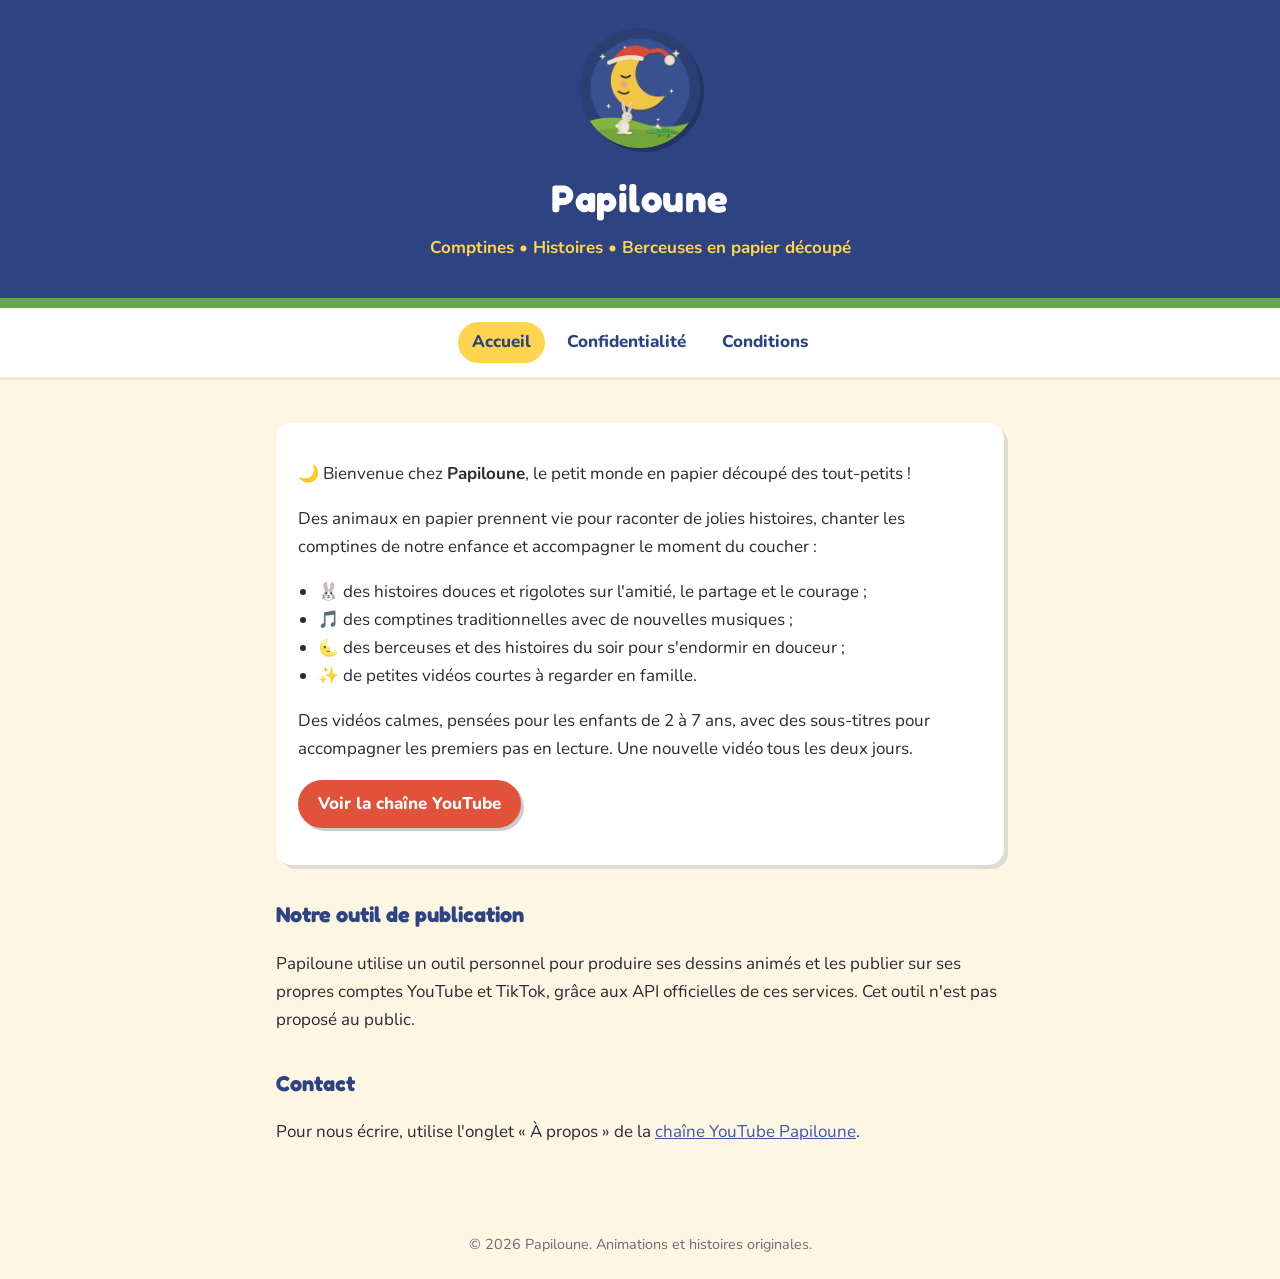
<file: index.html>
<!doctype html>
<html lang="fr">
<head>
<meta charset="utf-8">
<meta name="viewport" content="width=device-width, initial-scale=1">
<title>Papiloune</title>
<meta name="description" content="Papiloune : comptines, histoires et berceuses en papier découpé pour les tout-petits.">
<link rel="icon" href="favicon.png">
<link rel="preconnect" href="https://fonts.googleapis.com">
<link href="https://fonts.googleapis.com/css2?family=Fredoka:wght@700&family=Nunito:wght@400;800&display=swap" rel="stylesheet">
<link rel="stylesheet" href="style.css">
</head>
<body>
<header>
  <img src="logo.png" alt="Logo Papiloune : une lune endormie en papier">
  <h1>Papiloune</h1>
  <p>Comptines • Histoires • Berceuses en papier découpé</p>
</header>
<nav><a href="./" aria-current="page">Accueil</a><a href="confidentialite.html">Confidentialité</a><a href="conditions.html">Conditions</a></nav>
<main>
<div class="carte">
<p>🌙 Bienvenue chez <strong>Papiloune</strong>, le petit monde en papier découpé des tout-petits !</p>
<p>Des animaux en papier prennent vie pour raconter de jolies histoires, chanter les comptines de notre enfance et accompagner le moment du coucher :</p>
<ul>
<li>🐰 des histoires douces et rigolotes sur l'amitié, le partage et le courage ;</li>
<li>🎵 des comptines traditionnelles avec de nouvelles musiques ;</li>
<li>🌜 des berceuses et des histoires du soir pour s'endormir en douceur ;</li>
<li>✨ de petites vidéos courtes à regarder en famille.</li>
</ul>
<p>Des vidéos calmes, pensées pour les enfants de 2 à 7 ans, avec des sous-titres pour accompagner les premiers pas en lecture. Une nouvelle vidéo tous les deux jours.</p>
<p><a class="bouton" href="https://www.youtube.com/channel/UCT4tjsrjd5YG-w3N6aSIdLw">Voir la chaîne YouTube</a></p>
</div>
<h2>Notre outil de publication</h2>
<p>Papiloune utilise un outil personnel pour produire ses dessins animés et les publier sur ses propres comptes YouTube et TikTok, grâce aux API officielles de ces services. Cet outil n'est pas proposé au public.</p>
<h2>Contact</h2>
<p>Pour nous écrire, utilise l'onglet « À propos » de la <a href="https://www.youtube.com/channel/UCT4tjsrjd5YG-w3N6aSIdLw">chaîne YouTube Papiloune</a>.</p>
</main>
<footer>© 2026 Papiloune. Animations et histoires originales.</footer>
</body>
</html>
</file>
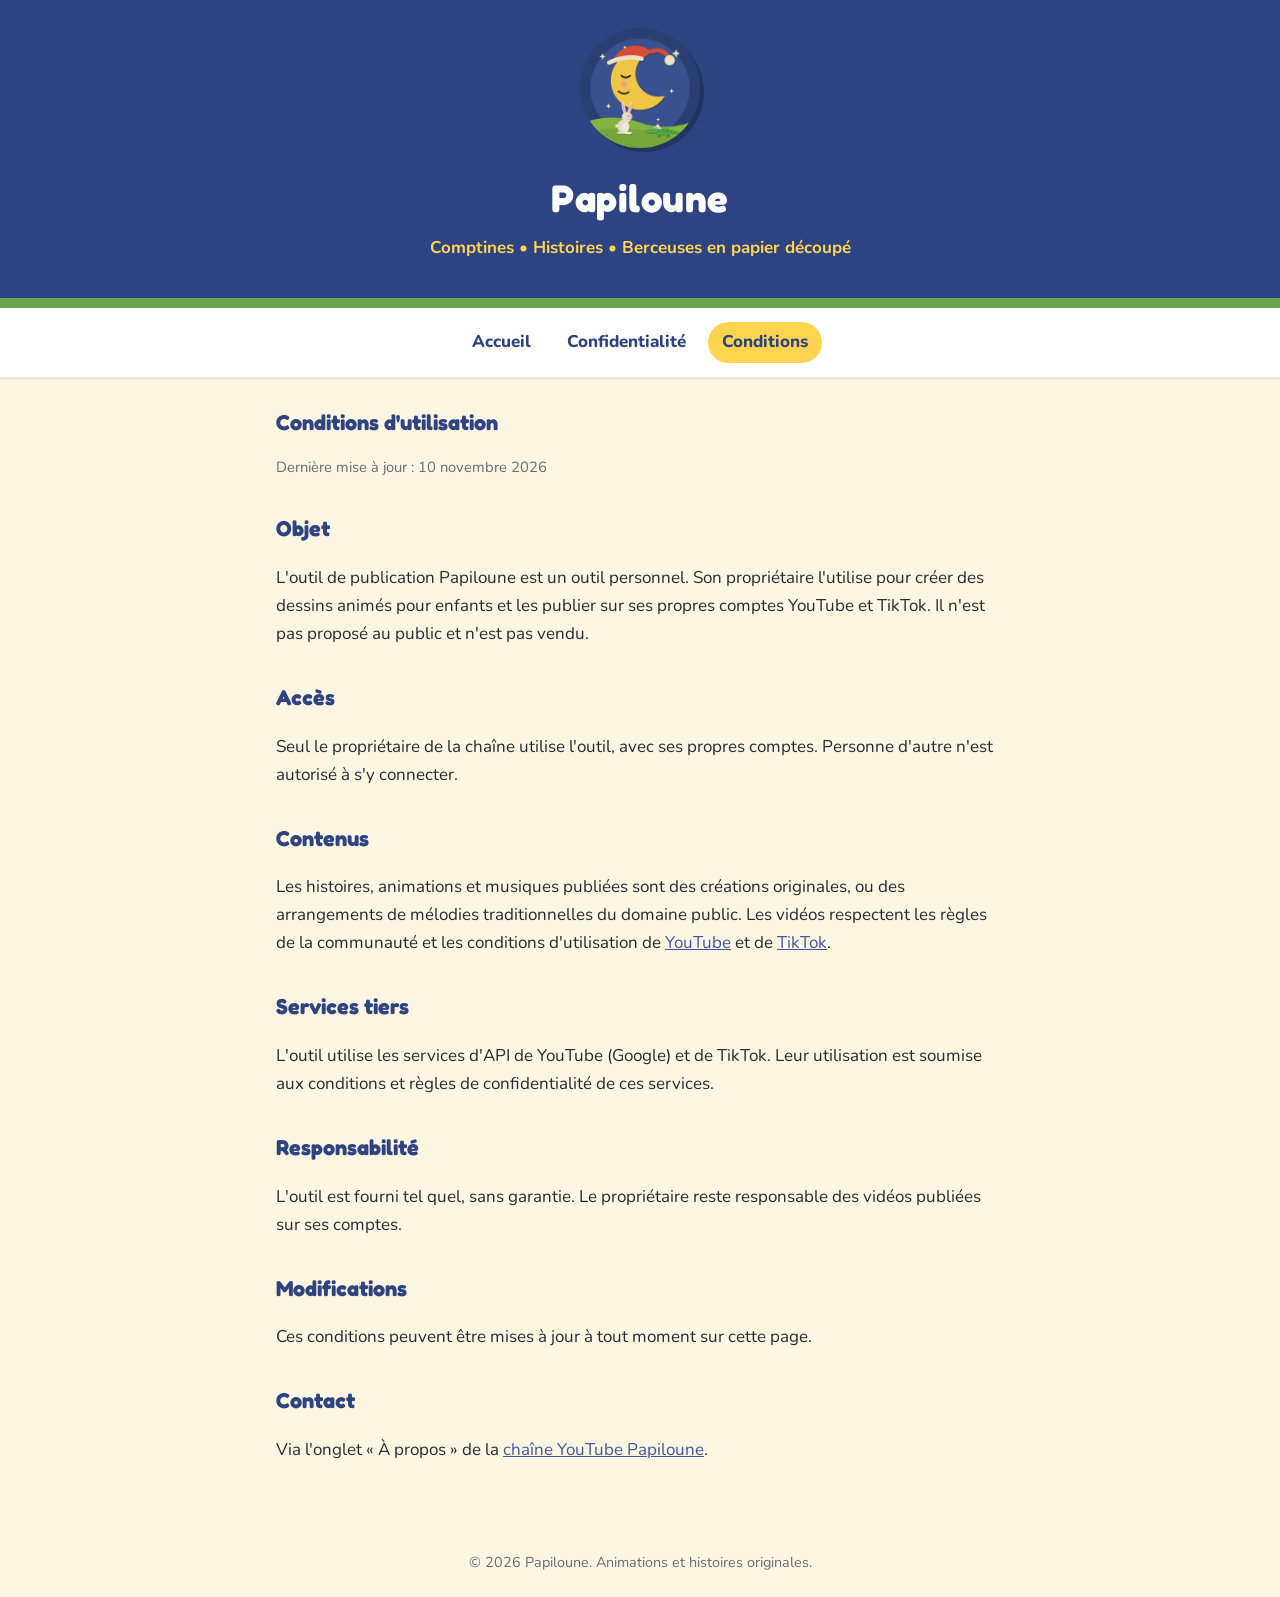
<file: conditions.html>
<!doctype html>
<html lang="fr">
<head>
<meta charset="utf-8">
<meta name="viewport" content="width=device-width, initial-scale=1">
<title>Conditions · Papiloune</title>
<meta name="description" content="Papiloune : comptines, histoires et berceuses en papier découpé pour les tout-petits.">
<link rel="icon" href="favicon.png">
<link rel="preconnect" href="https://fonts.googleapis.com">
<link href="https://fonts.googleapis.com/css2?family=Fredoka:wght@700&family=Nunito:wght@400;800&display=swap" rel="stylesheet">
<link rel="stylesheet" href="style.css">
</head>
<body>
<header>
  <img src="logo.png" alt="Logo Papiloune : une lune endormie en papier">
  <h1>Papiloune</h1>
  <p>Comptines • Histoires • Berceuses en papier découpé</p>
</header>
<nav><a href="./">Accueil</a><a href="confidentialite.html">Confidentialité</a><a href="conditions.html" aria-current="page">Conditions</a></nav>
<main>
<h2 style="margin-top:0">Conditions d'utilisation</h2>
<p class="maj">Dernière mise à jour : 10 novembre 2026</p>
<h2>Objet</h2>
<p>L'outil de publication Papiloune est un outil personnel. Son propriétaire l'utilise pour créer des dessins animés pour enfants et les publier sur ses propres comptes YouTube et TikTok. Il n'est pas proposé au public et n'est pas vendu.</p>
<h2>Accès</h2>
<p>Seul le propriétaire de la chaîne utilise l'outil, avec ses propres comptes. Personne d'autre n'est autorisé à s'y connecter.</p>
<h2>Contenus</h2>
<p>Les histoires, animations et musiques publiées sont des créations originales, ou des arrangements de mélodies traditionnelles du domaine public. Les vidéos respectent les règles de la communauté et les conditions d'utilisation de <a href="https://www.youtube.com/t/terms">YouTube</a> et de <a href="https://www.tiktok.com/legal/terms-of-service">TikTok</a>.</p>
<h2>Services tiers</h2>
<p>L'outil utilise les services d'API de YouTube (Google) et de TikTok. Leur utilisation est soumise aux conditions et règles de confidentialité de ces services.</p>
<h2>Responsabilité</h2>
<p>L'outil est fourni tel quel, sans garantie. Le propriétaire reste responsable des vidéos publiées sur ses comptes.</p>
<h2>Modifications</h2>
<p>Ces conditions peuvent être mises à jour à tout moment sur cette page.</p>
<h2>Contact</h2>
<p>Via l'onglet « À propos » de la <a href="https://www.youtube.com/channel/UCT4tjsrjd5YG-w3N6aSIdLw">chaîne YouTube Papiloune</a>.</p>
</main>
<footer>© 2026 Papiloune. Animations et histoires originales.</footer>
</body>
</html>
</file>
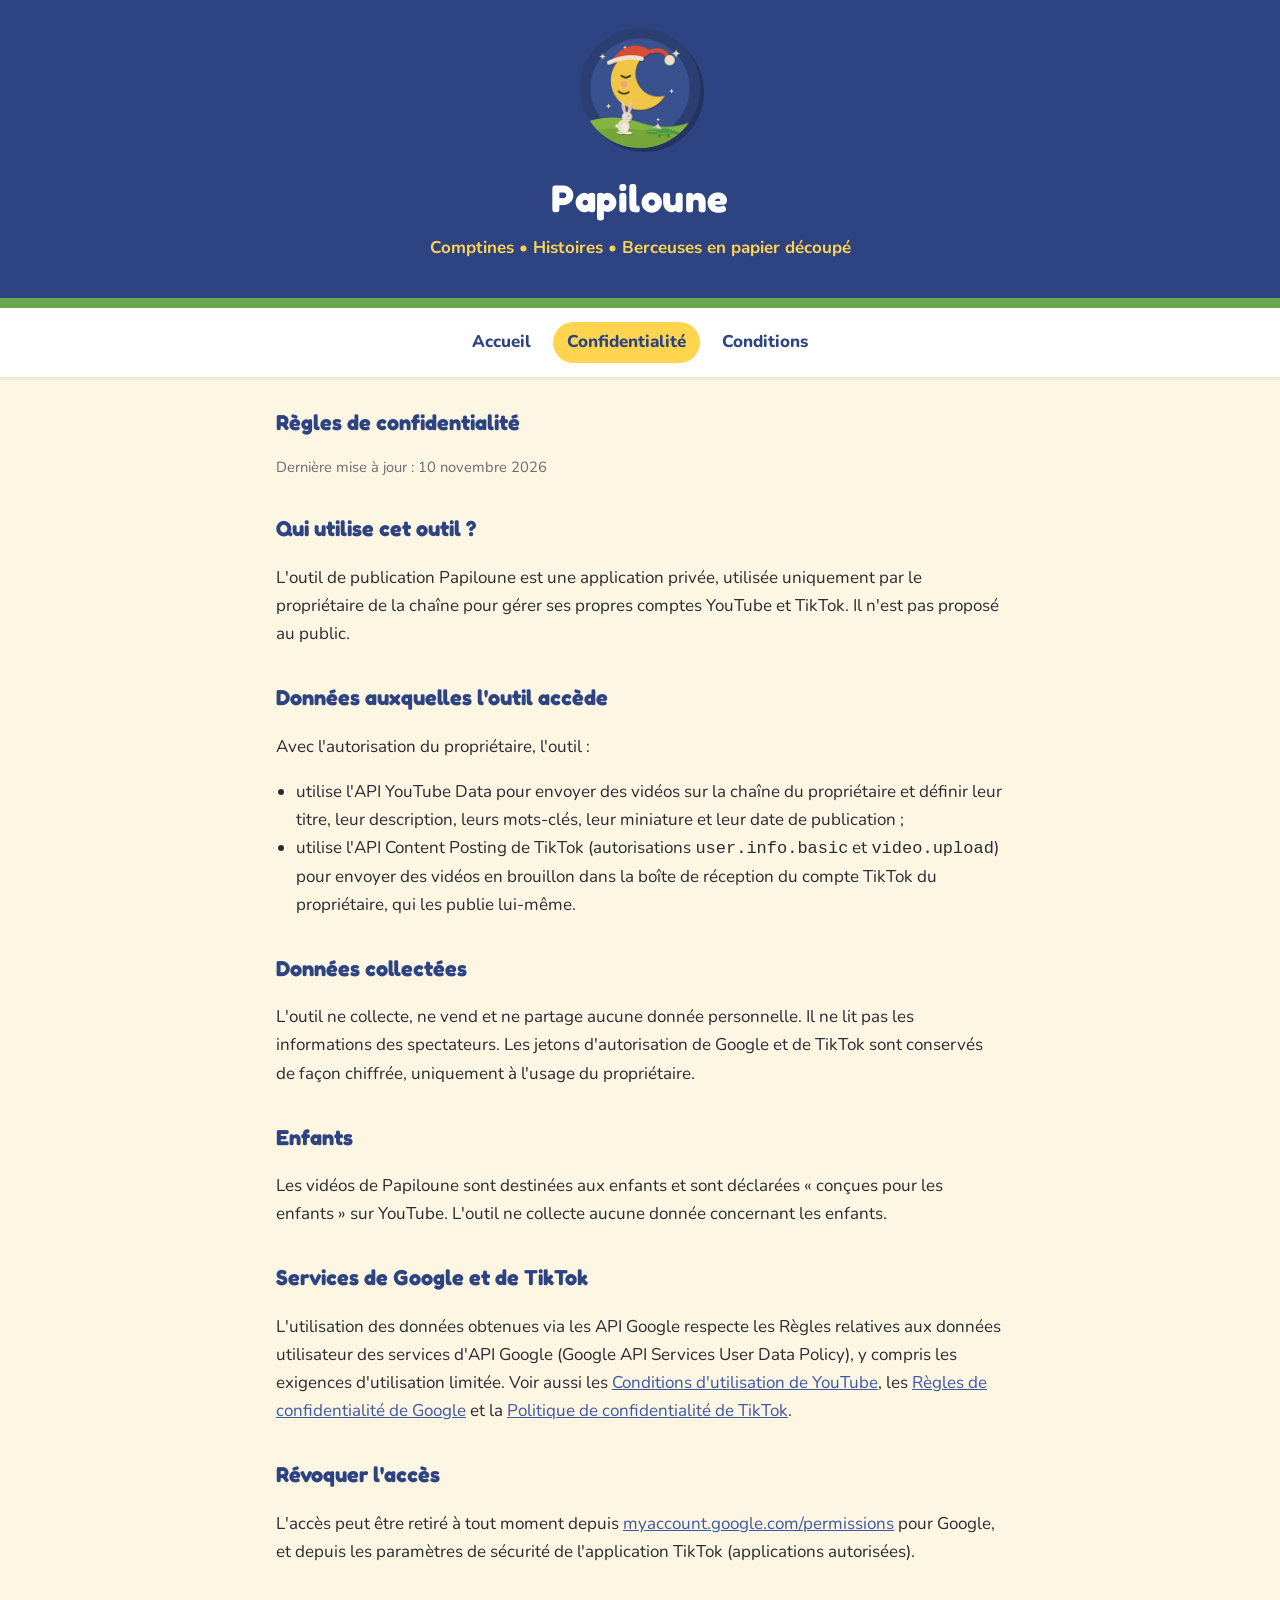
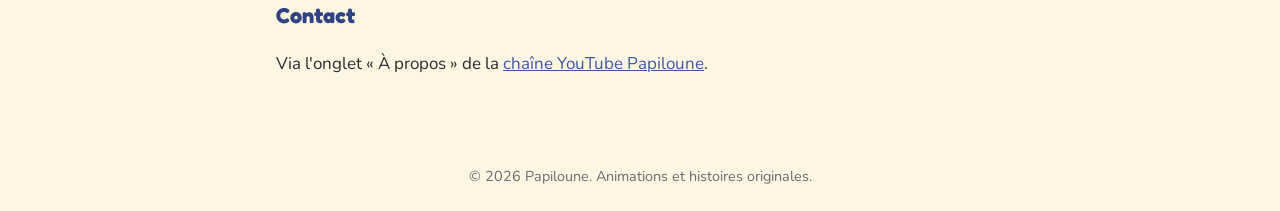
<file: confidentialite.html>
<!doctype html>
<html lang="fr">
<head>
<meta charset="utf-8">
<meta name="viewport" content="width=device-width, initial-scale=1">
<title>Confidentialité · Papiloune</title>
<meta name="description" content="Papiloune : comptines, histoires et berceuses en papier découpé pour les tout-petits.">
<link rel="icon" href="favicon.png">
<link rel="preconnect" href="https://fonts.googleapis.com">
<link href="https://fonts.googleapis.com/css2?family=Fredoka:wght@700&family=Nunito:wght@400;800&display=swap" rel="stylesheet">
<link rel="stylesheet" href="style.css">
</head>
<body>
<header>
  <img src="logo.png" alt="Logo Papiloune : une lune endormie en papier">
  <h1>Papiloune</h1>
  <p>Comptines • Histoires • Berceuses en papier découpé</p>
</header>
<nav><a href="./">Accueil</a><a href="confidentialite.html" aria-current="page">Confidentialité</a><a href="conditions.html">Conditions</a></nav>
<main>
<h2 style="margin-top:0">Règles de confidentialité</h2>
<p class="maj">Dernière mise à jour : 10 novembre 2026</p>
<h2>Qui utilise cet outil ?</h2>
<p>L'outil de publication Papiloune est une application privée, utilisée uniquement par le propriétaire de la chaîne pour gérer ses propres comptes YouTube et TikTok. Il n'est pas proposé au public.</p>
<h2>Données auxquelles l'outil accède</h2>
<p>Avec l'autorisation du propriétaire, l'outil :</p>
<ul>
<li>utilise l'API YouTube Data pour envoyer des vidéos sur la chaîne du propriétaire et définir leur titre, leur description, leurs mots-clés, leur miniature et leur date de publication ;</li>
<li>utilise l'API Content Posting de TikTok (autorisations <code>user.info.basic</code> et <code>video.upload</code>) pour envoyer des vidéos en brouillon dans la boîte de réception du compte TikTok du propriétaire, qui les publie lui-même.</li>
</ul>
<h2>Données collectées</h2>
<p>L'outil ne collecte, ne vend et ne partage aucune donnée personnelle. Il ne lit pas les informations des spectateurs. Les jetons d'autorisation de Google et de TikTok sont conservés de façon chiffrée, uniquement à l'usage du propriétaire.</p>
<h2>Enfants</h2>
<p>Les vidéos de Papiloune sont destinées aux enfants et sont déclarées « conçues pour les enfants » sur YouTube. L'outil ne collecte aucune donnée concernant les enfants.</p>
<h2>Services de Google et de TikTok</h2>
<p>L'utilisation des données obtenues via les API Google respecte les Règles relatives aux données utilisateur des services d'API Google (Google API Services User Data Policy), y compris les exigences d'utilisation limitée. Voir aussi les <a href="https://www.youtube.com/t/terms">Conditions d'utilisation de YouTube</a>, les <a href="https://policies.google.com/privacy">Règles de confidentialité de Google</a> et la <a href="https://www.tiktok.com/legal/privacy-policy">Politique de confidentialité de TikTok</a>.</p>
<h2>Révoquer l'accès</h2>
<p>L'accès peut être retiré à tout moment depuis <a href="https://myaccount.google.com/permissions">myaccount.google.com/permissions</a> pour Google, et depuis les paramètres de sécurité de l'application TikTok (applications autorisées).</p>
<h2>Contact</h2>
<p>Via l'onglet « À propos » de la <a href="https://www.youtube.com/channel/UCT4tjsrjd5YG-w3N6aSIdLw">chaîne YouTube Papiloune</a>.</p>
</main>
<footer>© 2026 Papiloune. Animations et histoires originales.</footer>
</body>
</html>
</file>
<file: style.css>
:root {
  --nuit: #2e4482;
  --ciel: #3d58a3;
  --papier: #fdf6e3;
  --encre: #2b2a33;
  --lune: #ffd54f;
  --herbe: #6aa84f;
  --rouge: #e0533a;
}
* { box-sizing: border-box; }
body {
  margin: 0;
  background: var(--papier);
  color: var(--encre);
  font: 17px/1.65 "Nunito", system-ui, -apple-system, "Segoe UI", sans-serif;
}
header {
  background: var(--nuit);
  color: #fff;
  padding: 28px 16px 36px;
  text-align: center;
  border-bottom: 10px solid var(--herbe);
}
header img { width: 120px; height: 120px; border-radius: 50%; box-shadow: 4px 4px 0 rgba(0,0,0,.25); }
header h1 { font-family: "Fredoka", sans-serif; font-size: 2.4rem; margin: 10px 0 0; letter-spacing: .5px; }
header p { margin: 4px 0 0; color: var(--lune); font-weight: 700; }
nav { display: flex; justify-content: center; gap: 8px; flex-wrap: wrap; padding: 14px 16px; background: #fff; box-shadow: 0 3px 0 rgba(0,0,0,.06); }
nav a { color: var(--nuit); font-weight: 800; text-decoration: none; padding: 6px 14px; border-radius: 999px; }
nav a:hover, nav a[aria-current="page"] { background: var(--lune); }
main { max-width: 760px; margin: 0 auto; padding: 28px 16px 48px; }
h2 { font-family: "Fredoka", sans-serif; color: var(--nuit); margin: 32px 0 6px; font-size: 1.35rem; }
.carte { background: #fff; border-radius: 16px; padding: 20px 22px; margin: 18px 0; box-shadow: 4px 4px 0 rgba(46,68,130,.15); }
.bouton { display: inline-block; background: var(--rouge); color: #fff; font-weight: 800; text-decoration: none; padding: 10px 20px; border-radius: 999px; box-shadow: 3px 3px 0 rgba(0,0,0,.2); }
.maj { color: #6b6a75; font-size: .92rem; }
ul { padding-left: 1.2em; }
a { color: var(--ciel); }
footer { text-align: center; padding: 22px 16px; font-size: .9rem; color: #6b6a75; }
</file>
